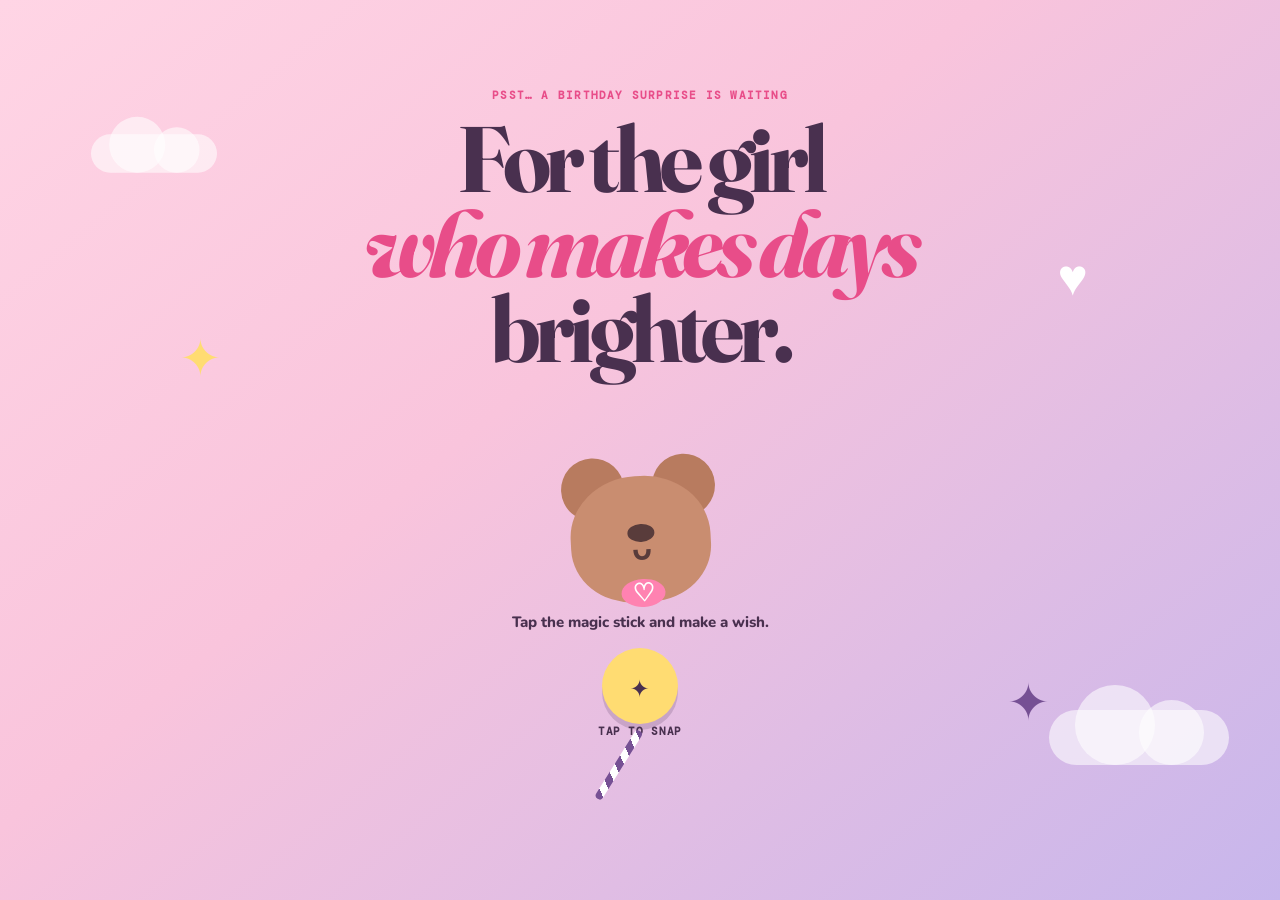
<file: index.html>
<!doctype html>
<html lang="en">
<head><meta charset="UTF-8"><meta name="viewport" content="width=device-width,initial-scale=1.0"><meta name="theme-color" content="#ff83ae"><title>A Surprise for Kushi</title><link rel="stylesheet" href="styles.css"></head>
<body class="opening">
  <main class="opening-stage" id="stickScene">
    <div class="cloud cloud-one"></div><div class="cloud cloud-two"></div><span class="float star-a">✦</span><span class="float heart-a">♥</span><span class="float star-b">✦</span>
    <section class="pre-surprise" aria-live="polite">
      <p class="mini-title">Psst… a birthday surprise is waiting</p>
      <h1>For the girl<br><em>who makes days</em><br>brighter.</h1>
      <div class="teddy teddy-home" aria-hidden="true"><i class="ear left"></i><i class="ear right"></i><i class="face"><b></b><strong>ᴗ</strong></i><i class="bow">♡</i></div>
      <p class="instruction">Tap the magic stick and make a wish.</p>
      <button class="magic-stick" id="breakStick" type="button"><span>✦</span><b>tap to snap</b><i></i></button>
    </section>
    <section class="birthday-reveal" id="birthdayReveal" aria-hidden="true">
      <p class="mini-title">✨ wish unlocked ✨</p>
      <img class="reveal-photo" src="photos/kushi-4.jpeg" alt="Kushi smiling brightly">
      <h2>Happy Birthday<br><span>Kushi!</span></h2>
      <p class="underage">UNDERAGE <b>😂</b></p>
      <p class="reveal-copy">May your year be sweet, sparkly, brave, and full of the people who make you laugh until your cheeks hurt.</p>
      <a class="button cream-button" href="wish.html">Open Kushi’s birthday story <span>→</span></a>
    </section>
  </main>
  <script src="app.js"></script>
</body>
</html>
</file>
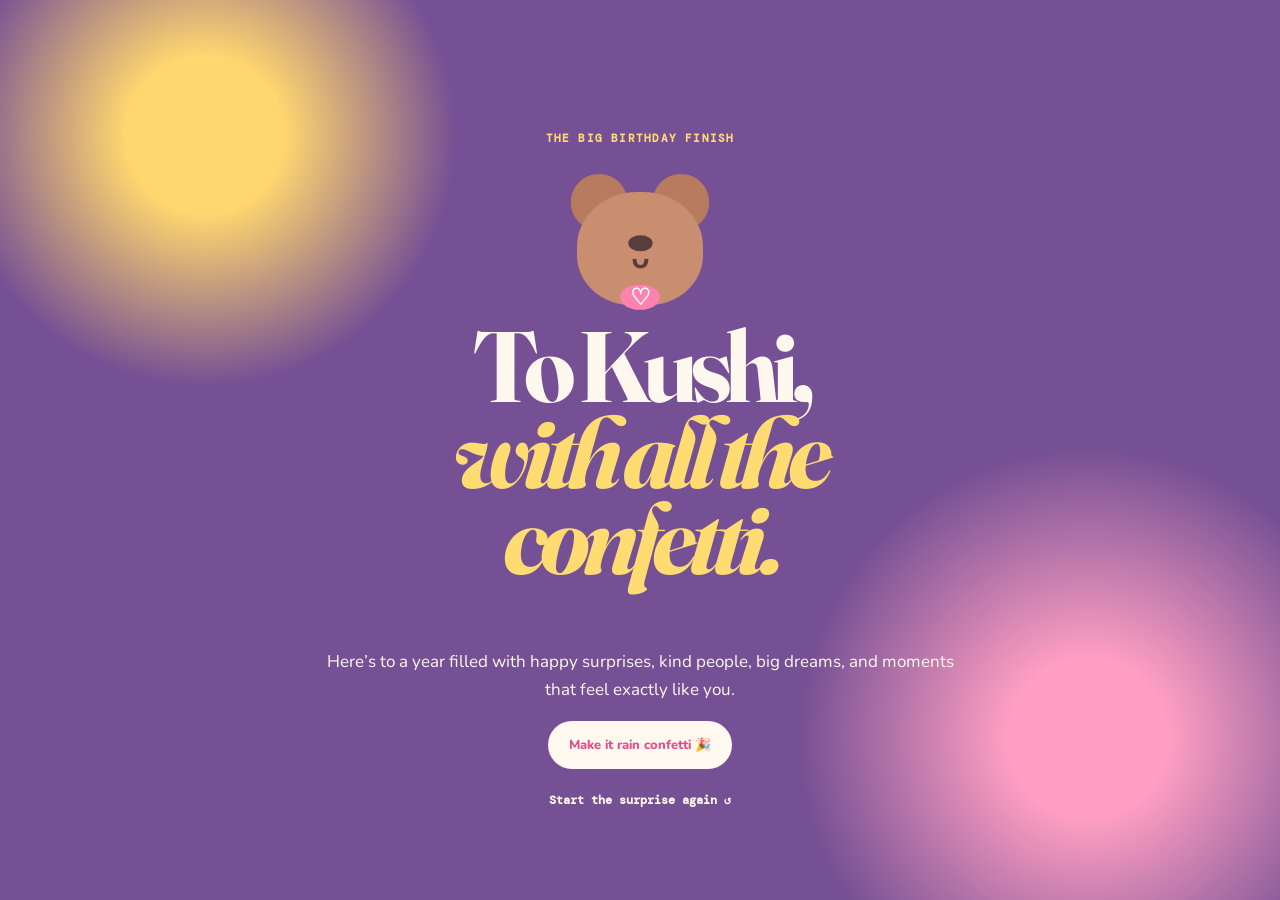
<file: finale.html>
<!doctype html>
<html lang="en">
<head><meta charset="UTF-8"><meta name="viewport" content="width=device-width,initial-scale=1.0"><title>Celebrate Kushi!</title><link rel="stylesheet" href="styles.css"></head>
<body class="finale-page"><div id="confetti" aria-hidden="true"></div><main class="finale-wrap"><p class="mini-title">the big birthday finish</p><div class="teddy teddy-finale" aria-hidden="true"><i class="ear left"></i><i class="ear right"></i><i class="face"><b></b><strong>ᴗ</strong></i><i class="bow">♡</i></div><h1>To Kushi,<br><span>with all the confetti.</span></h1><p>Here’s to a year filled with happy surprises, kind people, big dreams, and moments that feel exactly like you.</p><button class="button cream-button" id="celebrate" type="button">Make it rain confetti 🎉</button><a href="index.html">Start the surprise again ↺</a></main><script src="app.js"></script></body></html>
</file>
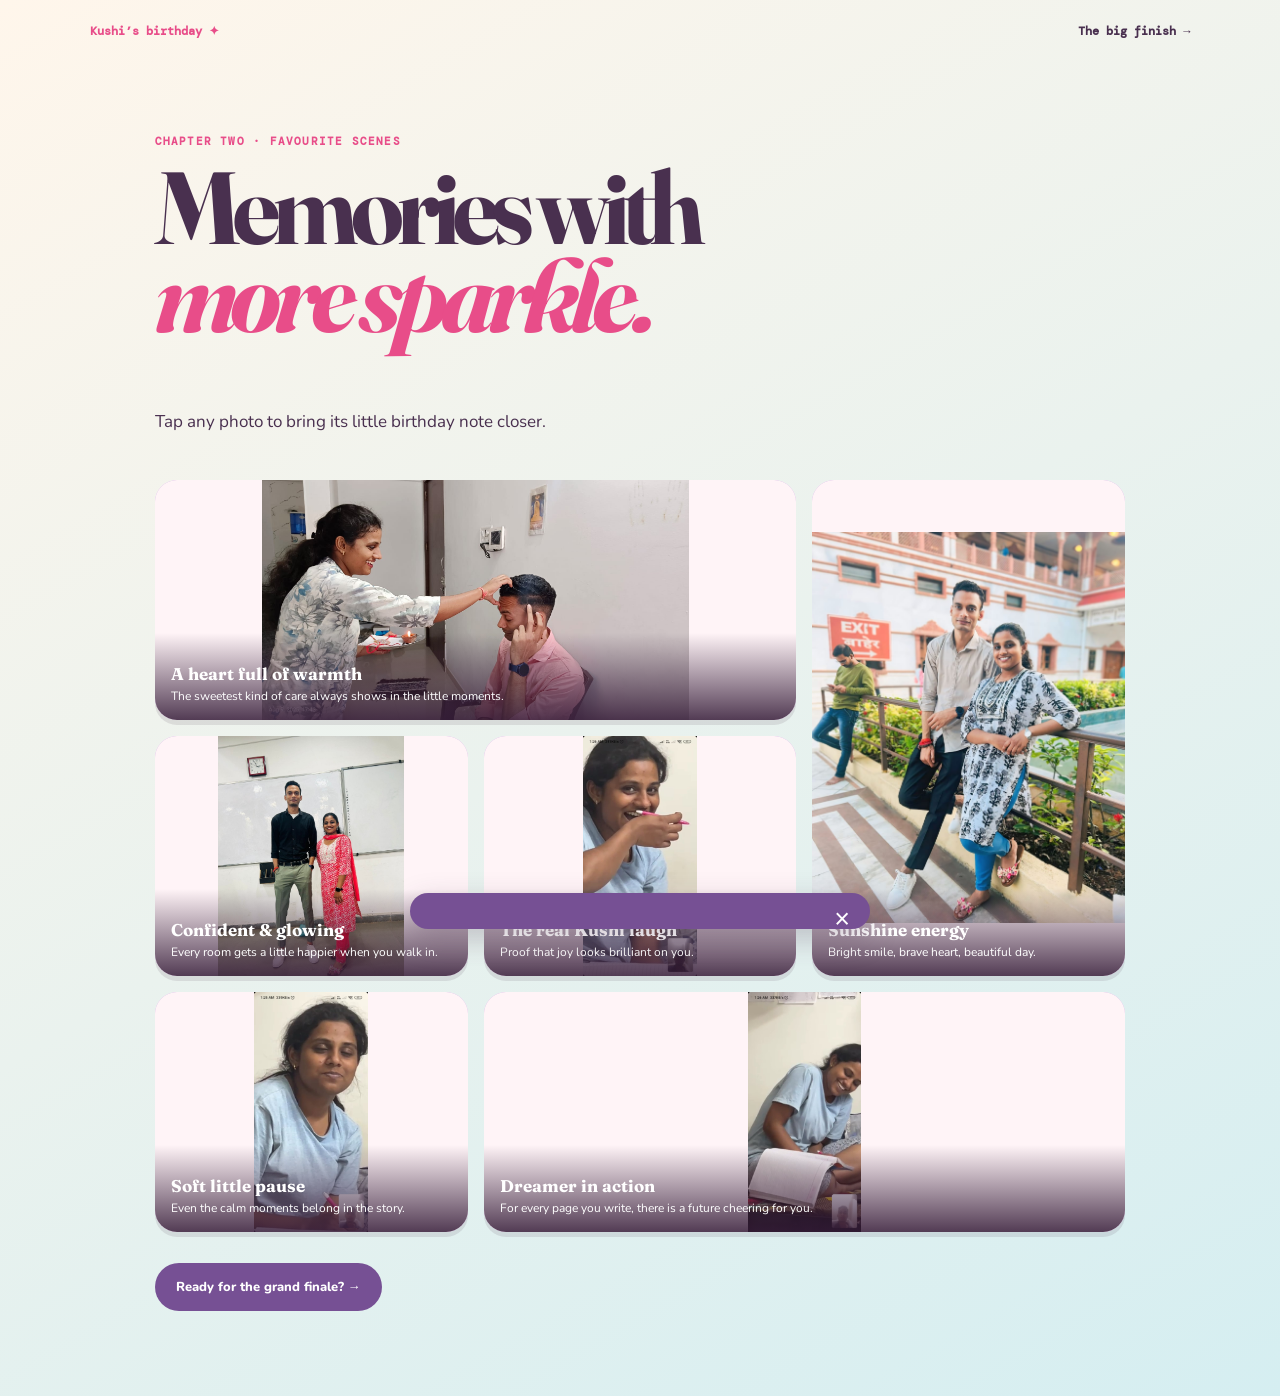
<file: memories.html>
<!doctype html>
<html lang="en">
<head><meta charset="UTF-8"><meta name="viewport" content="width=device-width,initial-scale=1.0"><title>Kushi’s Memory Lane</title><link rel="stylesheet" href="styles.css"></head>
<body class="memory-page">
  <nav><a class="brand" href="index.html">Kushi’s birthday ✦</a><a href="finale.html">The big finish →</a></nav>
  <main class="memory-wrap"><p class="mini-title">chapter two · favourite scenes</p><h1>Memories with<br><span>more sparkle.</span></h1><p class="lead">Tap any photo to bring its little birthday note closer.</p>
    <section class="memory-grid" aria-label="Kushi’s birthday photo gallery">
      <figure class="memory-card wide"><img src="photos/kushi-1.jpeg" alt="Kushi sharing a warm playful family moment"><figcaption><b>A heart full of warmth</b><span>The sweetest kind of care always shows in the little moments.</span></figcaption></figure>
      <figure class="memory-card tall"><img src="photos/kushi-2.jpeg" alt="Kushi smiling in an outdoor memory"><figcaption><b>Sunshine energy</b><span>Bright smile, brave heart, beautiful day.</span></figcaption></figure>
      <figure class="memory-card"><img src="photos/kushi-3.jpeg" alt="Kushi smiling confidently"><figcaption><b>Confident & glowing</b><span>Every room gets a little happier when you walk in.</span></figcaption></figure>
      <figure class="memory-card"><img src="photos/kushi-4.jpeg" alt="Kushi laughing during a candid moment"><figcaption><b>The real Kushi laugh</b><span>Proof that joy looks brilliant on you.</span></figcaption></figure>
      <figure class="memory-card"><img src="photos/kushi-5.jpeg" alt="Kushi in a quiet candid moment"><figcaption><b>Soft little pause</b><span>Even the calm moments belong in the story.</span></figcaption></figure>
      <figure class="memory-card wide"><img src="photos/kushi-6.jpeg" alt="Kushi smiling while studying"><figcaption><b>Dreamer in action</b><span>For every page you write, there is a future cheering for you.</span></figcaption></figure>
    </section><a class="button purple-button" href="finale.html">Ready for the grand finale? →</a>
  </main><div class="photo-note" id="photoNote" aria-live="polite"><button type="button" aria-label="Close photo note">×</button><p></p></div><script src="app.js"></script>
</body></html>
</file>
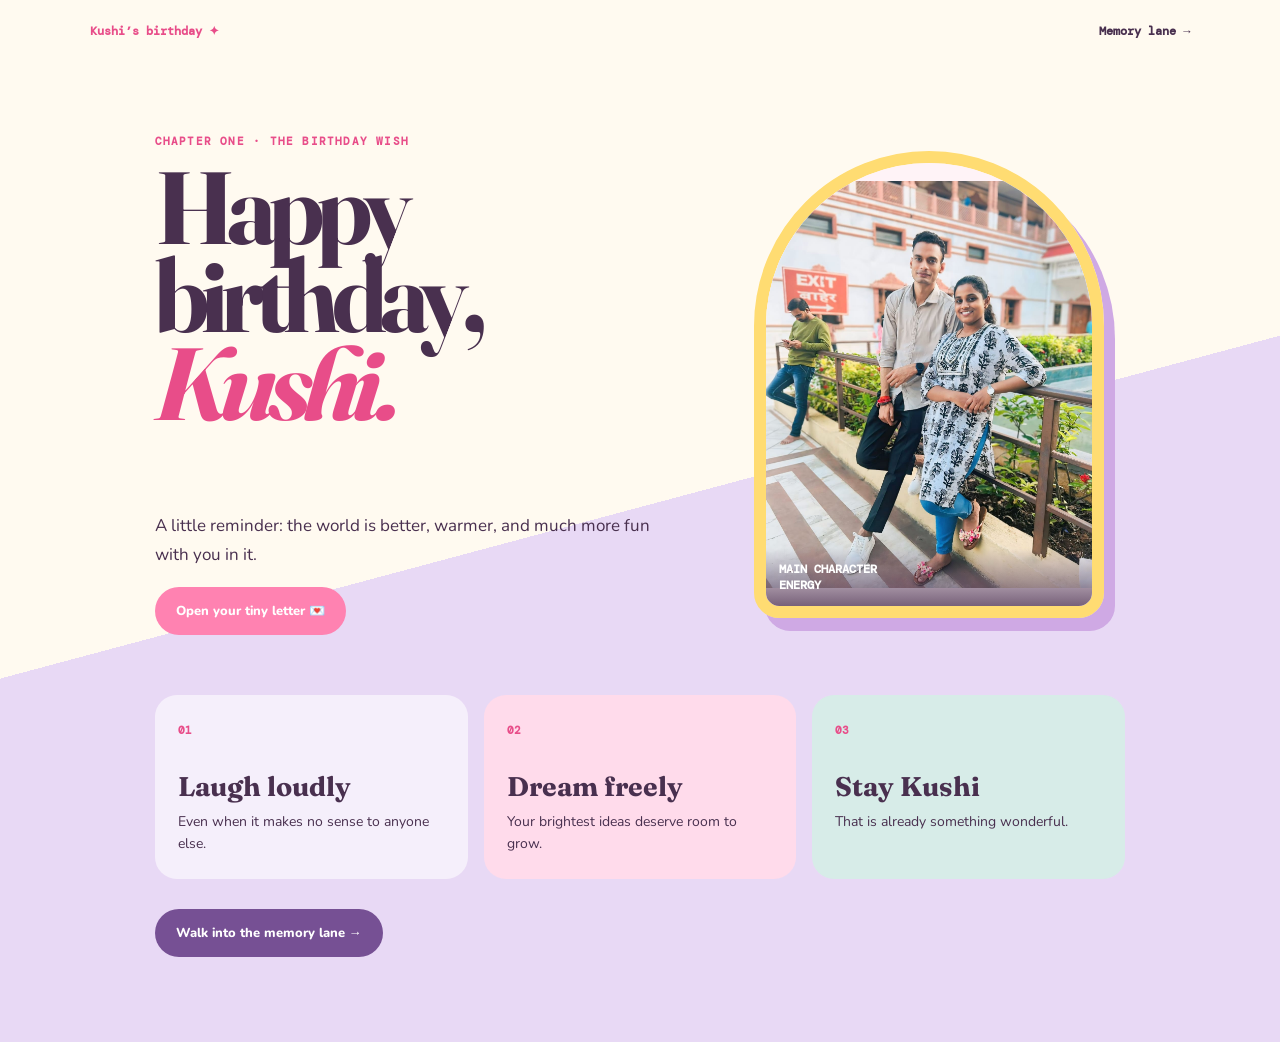
<file: wish.html>
<!doctype html>
<html lang="en">
<head><meta charset="UTF-8"><meta name="viewport" content="width=device-width,initial-scale=1.0"><title>Happy Birthday, Kushi!</title><link rel="stylesheet" href="styles.css"></head>
<body class="story-page">
  <nav><a class="brand" href="index.html">Kushi’s birthday ✦</a><a href="memories.html">Memory lane →</a></nav>
  <main class="story-wrap">
    <section class="wish-hero"><div><p class="mini-title">chapter one · the birthday wish</p><h1>Happy birthday,<br><span>Kushi.</span></h1><p class="lead">A little reminder: the world is better, warmer, and much more fun with you in it.</p><button class="button pink-button" id="openLetter" type="button">Open your tiny letter 💌</button></div><div class="photo-arch"><img src="photos/kushi-2.jpeg" alt="Kushi enjoying an outdoor memory"><span>main character<br>energy</span></div></section>
    <section class="letter" id="birthdayLetter" aria-hidden="true"><span class="letter-heart">♥</span><p>Dear Kushi,</p><p>May this new year bring brave dreams, soft mornings, big wins, and the kind of laughter that becomes your favourite memory.</p><p>Never forget: you are loved beyond words, and you make ordinary moments feel special.</p><p class="signoff">Keep shining, birthday girl. ✦</p></section>
    <section class="promise-row"><article><b>01</b><h2>Laugh loudly</h2><p>Even when it makes no sense to anyone else.</p></article><article><b>02</b><h2>Dream freely</h2><p>Your brightest ideas deserve room to grow.</p></article><article><b>03</b><h2>Stay Kushi</h2><p>That is already something wonderful.</p></article></section>
    <a class="button purple-button" href="memories.html">Walk into the memory lane →</a>
  </main><script src="app.js"></script>
</body></html>
</file>
<file: styles.css>
@import url('https://fonts.googleapis.com/css2?family=DM+Mono&family=Fraunces:opsz,wght@9..144,500;9..144,700&family=Nunito:wght@500;700;800&display=swap');
:root{--ink:#49304f;--pink:#ff82b1;--pink-dark:#e84d89;--cream:#fff9ef;--butter:#ffdc72;--lilac:#cfa9e4;--purple:#765094;--mint:#a6e0d4;--sky:#9ddfec;--brown:#a66d56}*{box-sizing:border-box}body{margin:0;color:var(--ink);font-family:Nunito,sans-serif;background:var(--cream)}body::selection{background:var(--butter)}nav{display:flex;justify-content:space-between;gap:20px;padding:23px 7vw;position:relative;z-index:2;font:800 12px 'DM Mono',monospace}nav a{color:var(--ink);text-decoration:none}.brand{color:var(--pink-dark)}.mini-title{margin:0 0 15px;color:var(--pink-dark);font:700 11px 'DM Mono',monospace;letter-spacing:.11em;text-transform:uppercase}h1,h2,p{margin-top:0}h1,h2{font-family:Fraunces,serif}.lead{font-size:17px;line-height:1.7;max-width:500px}.button{display:inline-flex;align-items:center;justify-content:center;gap:11px;padding:15px 21px;border:0;border-radius:999px;font:800 13px Nunito,sans-serif;text-decoration:none;cursor:pointer;transition:transform .2s,box-shadow .2s}.button:hover{transform:translateY(-3px) rotate(-1deg);box-shadow:0 8px 0 rgba(73,48,79,.23)}.cream-button{background:var(--cream);color:var(--pink-dark)}.pink-button{background:var(--pink);color:#fff}.purple-button{background:var(--purple);color:#fff}
/* opening surprise */.opening{overflow:hidden;background:linear-gradient(140deg,#ffd5e5,#f9c4dc 42%,#c7b6ec)}.opening-stage{min-height:100vh;display:grid;place-items:center;position:relative;padding:30px;isolation:isolate}.pre-surprise,.birthday-reveal{width:min(640px,100%);text-align:center;transition:opacity .45s,transform .5s}.pre-surprise h1{font-size:clamp(50px,8vw,93px);line-height:.91;letter-spacing:-.06em}.pre-surprise h1 em{color:var(--pink-dark);font-style:italic}.instruction{font-size:15px;font-weight:800}.cloud{position:absolute;background:rgba(255,255,255,.58);width:180px;height:55px;border-radius:100px;z-index:-1}.cloud:before,.cloud:after{content:'';position:absolute;background:inherit;border-radius:50%}.cloud:before{width:80px;height:80px;left:26px;bottom:0}.cloud:after{width:65px;height:65px;right:25px;bottom:0}.cloud-one{left:5%;top:14%;transform:scale(.7)}.cloud-two{right:4%;bottom:15%}.float{position:absolute;font-size:clamp(23px,4vw,53px);animation:float 4s ease-in-out infinite}.star-a{left:14%;top:36%;color:var(--butter)}.heart-a{right:15%;top:27%;color:#fff}.star-b{right:18%;bottom:18%;color:var(--purple);animation-delay:1s}.magic-stick{border:0;background:transparent;display:grid;justify-items:center;margin:9px auto 0;cursor:pointer;color:var(--ink);font:700 11px 'DM Mono',monospace;text-transform:uppercase;letter-spacing:.06em}.magic-stick span{display:grid;place-items:center;width:76px;height:76px;border-radius:50%;background:var(--butter);font-size:32px;box-shadow:0 6px 0 rgba(73,48,79,.19)}.magic-stick i{display:block;width:8px;height:80px;margin-top:-7px;border-radius:10px;background:repeating-linear-gradient(35deg,var(--purple) 0 8px,#fff 8px 16px);transform:rotate(32deg);transform-origin:top}.teddy{position:relative;width:170px;height:153px;margin:10px auto}.teddy .ear{position:absolute;top:7px;width:63px;height:63px;border-radius:50%;background:#b87b5f}.teddy .left{left:8px}.teddy .right{right:8px}.teddy .face{position:absolute;inset:27px 15px 0;border-radius:48% 48% 44% 44%;background:#c98d70;display:grid;place-content:center}.teddy .face b{width:27px;height:18px;border-radius:50%;background:#593c3b;margin:0 auto 3px}.teddy .face strong{font:800 32px Nunito,sans-serif;line-height:.3;color:#593c3b}.teddy .bow{position:absolute;bottom:-5px;left:63px;width:44px;height:28px;border-radius:50%;background:var(--pink);color:#fff;text-align:center;font-style:normal;font:700 25px/28px Fraunces,serif}.teddy-home{transform:rotate(-3deg)}.birthday-reveal{display:none;color:#fff}.birthday-reveal h2{font-size:clamp(61px,10vw,116px);line-height:.81;letter-spacing:-.07em;margin:15px 0 6px}.birthday-reveal h2 span{color:var(--butter);font-style:italic}.underage{display:inline-block;margin:10px 0 16px;padding:7px 14px;border:2px solid var(--cream);font:800 clamp(18px,3vw,27px) 'DM Mono',monospace;letter-spacing:.05em;transform:rotate(-3deg)}.reveal-photo{width:118px;height:118px;object-fit:cover;border:6px solid var(--cream);border-radius:50%;box-shadow:0 5px 0 rgba(73,48,79,.23)}.reveal-copy{max-width:500px;margin:0 auto 6px;font-size:16px;line-height:1.6}.snapping .magic-stick{animation:snap .65s ease forwards}.snapping .pre-surprise{opacity:0;transform:scale(.94)}.revealed{background:radial-gradient(circle at 50% 12%,#ffde7d,transparent 22%),linear-gradient(140deg,#ff71a8,#b57bd5)}.revealed .pre-surprise{display:none}.revealed .birthday-reveal{display:block;animation:pop .65s .05s both}
/* story */.story-page{background:linear-gradient(165deg,#fffaf0 0 49%,#e8d9f5 49%)}.story-wrap,.memory-wrap{max-width:1150px;margin:auto;padding:8vh 7vw 85px}.wish-hero{display:grid;grid-template-columns:1.15fr .85fr;gap:45px;align-items:center}.wish-hero h1,.memory-wrap h1{font-size:clamp(54px,8vw,103px);line-height:.86;letter-spacing:-.07em}.wish-hero h1 span,.memory-wrap h1 span{color:var(--pink-dark);font-style:italic}.photo-arch{position:relative;width:min(350px,100%);aspect-ratio:3/4;margin:auto;border:12px solid var(--butter);border-radius:180px 180px 26px 26px;overflow:hidden;box-shadow:11px 13px 0 var(--lilac)}.photo-arch img{width:100%;height:100%;object-fit:cover}.photo-arch span{position:absolute;bottom:0;left:0;right:0;padding:13px;color:#fff;background:linear-gradient(transparent,rgba(73,48,79,.75));font:700 12px 'DM Mono',monospace;text-transform:uppercase}.letter{display:none;position:relative;max-width:720px;margin:70px auto 45px;padding:40px clamp(25px,5vw,65px);background:#fff;border-radius:7px;box-shadow:9px 11px 0 #f7c7da;font:500 22px/1.55 Fraunces,serif}.letter.open{display:block;animation:pop .5s ease}.letter-heart{position:absolute;right:25px;top:19px;color:var(--pink);font-size:30px}.signoff{color:var(--pink-dark);font-style:italic}.promise-row{display:grid;grid-template-columns:repeat(3,1fr);gap:16px;margin:60px 0 30px}.promise-row article{padding:23px;background:rgba(255,255,255,.6);border-radius:22px}.promise-row article:nth-child(2){background:#ffdbeb}.promise-row article:nth-child(3){background:#d7ece8}.promise-row b{font:800 11px 'DM Mono',monospace;color:var(--pink-dark)}.promise-row h2{font-size:27px;margin:30px 0 8px}.promise-row p{font-size:14px;line-height:1.6;margin:0}
/* memories */.memory-page{background:linear-gradient(150deg,#fff6eb,#d5eef1)}.memory-grid{display:grid;grid-template-columns:repeat(3,1fr);grid-auto-rows:240px;gap:16px;margin:43px 0 31px}.memory-card{position:relative;overflow:hidden;margin:0;border-radius:22px;cursor:pointer;background:var(--lilac);box-shadow:0 5px 0 rgba(73,48,79,.12);transition:transform .22s}.memory-card:hover{transform:translateY(-6px) rotate(-.5deg)}.memory-card.wide{grid-column:span 2}.memory-card.tall{grid-row:span 2}.memory-card img{width:100%;height:100%;object-fit:cover;display:block}.memory-card figcaption{position:absolute;left:0;right:0;bottom:0;padding:30px 16px 15px;color:#fff;background:linear-gradient(transparent,rgba(54,29,57,.86));display:grid;gap:4px}.memory-card b{font:700 17px Fraunces,serif}.memory-card span{font-size:12px;line-height:1.35}.photo-note{position:fixed;z-index:5;left:50%;bottom:25px;transform:translate(-50%,150%);width:min(460px,calc(100% - 36px));padding:18px 55px 18px 20px;border-radius:18px;background:var(--purple);color:#fff;box-shadow:0 10px 30px rgba(73,48,79,.26);transition:transform .35s}.photo-note.show{transform:translate(-50%,0)}.photo-note p{margin:0;font-size:14px;line-height:1.5}.photo-note button{position:absolute;right:14px;top:10px;border:0;background:transparent;color:#fff;font-size:27px;cursor:pointer}
/* finale */.finale-page{min-height:100vh;display:grid;place-items:center;overflow:hidden;background:radial-gradient(circle at 16% 15%,#ffd66f 0 6%,transparent 19%),radial-gradient(circle at 85% 82%,#ff9fc2 0 6%,transparent 22%),#765094}.finale-wrap{position:relative;z-index:2;max-width:680px;padding:8vh 25px;text-align:center;color:#fff8ef}.finale-wrap .mini-title{color:var(--butter)}.teddy-finale{transform:scale(.9)}.finale-wrap h1{font-size:clamp(53px,9vw,100px);line-height:.86;letter-spacing:-.07em}.finale-wrap h1 span{color:var(--butter);font-style:italic}.finale-wrap>p:not(.mini-title){font-size:17px;line-height:1.65}.finale-wrap>a{display:block;margin-top:23px;color:#fff8ef;font:700 12px 'DM Mono',monospace;text-decoration:none}.confetti{position:fixed;top:-25px;width:10px;height:17px;z-index:4;animation:fall linear forwards}.confetti:nth-child(2n){border-radius:50%}.confetti:nth-child(3n){height:23px;width:7px}@keyframes float{50%{transform:translateY(-10px) rotate(7deg)}}@keyframes snap{45%{transform:rotate(-17deg) scale(1.1)}100%{transform:rotate(40deg) scale(0);opacity:0}}@keyframes pop{from{opacity:0;transform:translateY(20px) scale(.92)}to{opacity:1;transform:none}}@keyframes fall{to{transform:translate3d(var(--drift),110vh,0) rotate(720deg)}}
@media(max-width:700px){nav{padding:18px 6vw}.wish-hero{grid-template-columns:1fr;gap:35px}.photo-arch{width:270px;grid-row:1}.story-wrap,.memory-wrap{padding:8vh 6vw 70px}.promise-row{grid-template-columns:1fr}.memory-grid{grid-template-columns:1fr 1fr;grid-auto-rows:190px}.memory-card.wide{grid-column:span 2}.memory-card.tall{grid-row:span 2}.cloud-two{transform:scale(.65)}.birthday-reveal h2{font-size:18vw}}@media(prefers-reduced-motion:reduce){*,*::before,*::after{animation-duration:.01ms!important;transition-duration:.01ms!important}}
</file>
